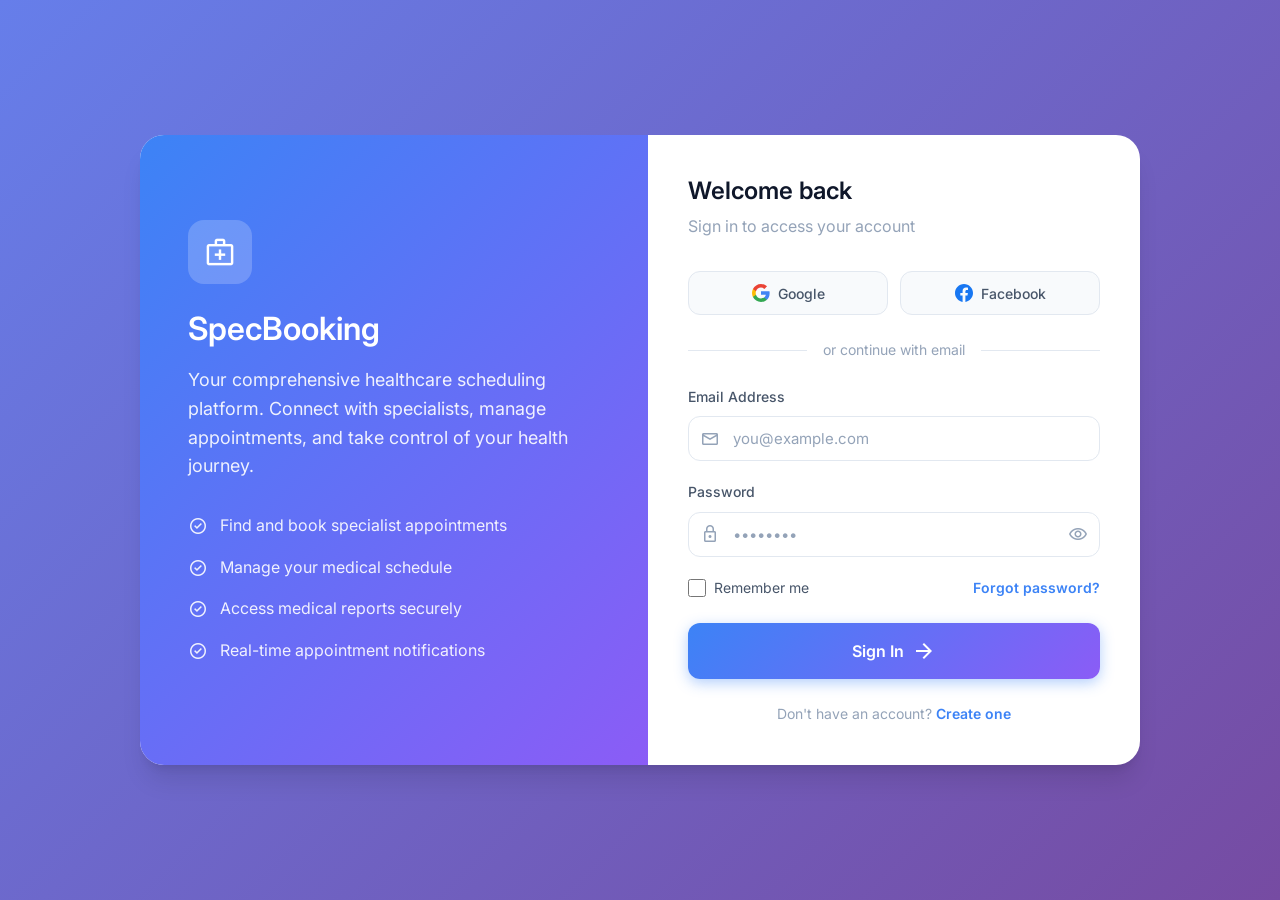
<file: target/classes/static/index.html>
<!DOCTYPE html>
<html lang="en">
<head>
    <meta charset="UTF-8">
    <meta name="viewport" content="width=device-width, initial-scale=1.0">
    <title>SpecBooking - Healthcare Scheduling Portal</title>
    
    <!-- Google Fonts -->
    <link rel="preconnect" href="https://fonts.googleapis.com">
    <link rel="preconnect" href="https://fonts.gstatic.com" crossorigin>
    <link href="https://fonts.googleapis.com/css2?family=Inter:wght@400;500;600;700&display=swap" rel="stylesheet">
    
    <!-- Material Symbols -->
    <link href="https://fonts.googleapis.com/css2?family=Material+Symbols+Outlined:wght@300;400;500;600&display=swap" rel="stylesheet">
    
    <!-- Custom Styles -->
    <link rel="stylesheet" href="css/styles.css">
</head>
<body>
    <!-- Notification Container -->
    <div id="notification-container" class="notification-container"></div>
    
    <!-- Loading Overlay -->
    <div id="loading-overlay" class="loading-overlay">
        <div class="loading-spinner"></div>
    </div>
    
    <!-- Auth Wrapper -->
    <div class="auth-wrapper">
        <div class="auth-container animate-fadeIn">
            
            <!-- Brand Side -->
            <div class="auth-brand">
                <div class="logo">
                    <span class="material-symbols-outlined">medical_services</span>
                </div>
                <h1>SpecBooking</h1>
                <p>Your comprehensive healthcare scheduling platform. Connect with specialists, manage appointments, and take control of your health journey.</p>
                
                <div class="features">
                    <div class="feature-item">
                        <span class="material-symbols-outlined">check_circle</span>
                        <span>Find and book specialist appointments</span>
                    </div>
                    <div class="feature-item">
                        <span class="material-symbols-outlined">check_circle</span>
                        <span>Manage your medical schedule</span>
                    </div>
                    <div class="feature-item">
                        <span class="material-symbols-outlined">check_circle</span>
                        <span>Access medical reports securely</span>
                    </div>
                    <div class="feature-item">
                        <span class="material-symbols-outlined">check_circle</span>
                        <span>Real-time appointment notifications</span>
                    </div>
                </div>
            </div>
            
            <!-- Form Side -->
            <div class="auth-form-container">
                
                <!-- Login Form -->
                <div id="login-section">
                    <h2>Welcome back</h2>
                    <p class="subtitle">Sign in to access your account</p>
                    
                    <div class="social-login">
                        <button class="social-btn">
                            <svg width="18" height="18" viewBox="0 0 18 18"><path fill="#4285F4" d="M17.64 9.2c0-.637-.057-1.251-.164-1.84H9v3.481h4.844c-.209 1.125-.843 2.078-1.796 2.717v2.258h2.908c1.702-1.567 2.684-3.874 2.684-6.615z"/><path fill="#34A853" d="M9 18c2.43 0 4.467-.806 5.956-2.18l-2.908-2.259c-.806.54-1.837.86-3.048.86-2.344 0-4.328-1.584-5.036-3.711H.957v2.332C2.438 15.983 5.482 18 9 18z"/><path fill="#FBBC05" d="M3.964 10.71c-.18-.54-.282-1.117-.282-1.71s.102-1.17.282-1.71V4.958H.957C.347 6.173 0 7.548 0 9s.348 2.827.957 4.042l3.007-2.332z"/><path fill="#EA4335" d="M9 3.58c1.321 0 2.508.454 3.44 1.345l2.582-2.58C13.463.891 11.426 0 9 0 5.482 0 2.438 2.017.957 4.958L3.964 7.29C4.672 5.163 6.656 3.58 9 3.58z"/></svg>
                            <span>Google</span>
                        </button>
                        <button class="social-btn">
                            <svg width="18" height="18" viewBox="0 0 18 18"><path fill="#1877F2" d="M18 9c0-4.97-4.03-9-9-9S0 4.03 0 9c0 4.49 3.29 8.21 7.59 8.88v-6.28H5.31V9h2.28V7.02c0-2.25 1.34-3.49 3.39-3.49.98 0 2.01.17 2.01.17v2.21h-1.13c-1.11 0-1.46.69-1.46 1.4V9h2.49l-.4 2.6h-2.09v6.28C14.71 17.21 18 13.49 18 9z"/></svg>
                            <span>Facebook</span>
                        </button>
                    </div>
                    
                    <div class="divider">or continue with email</div>
                    
                    <form id="login-form">
                        <div class="form-group">
                            <label class="form-label">Email Address</label>
                            <div class="input-group">
                                <span class="material-symbols-outlined input-icon">mail</span>
                                <input type="email" class="form-input" id="login-email" placeholder="you@example.com" required>
                            </div>
                        </div>
                        
                        <div class="form-group">
                            <label class="form-label">Password</label>
                            <div class="input-group">
                                <span class="material-symbols-outlined input-icon">lock</span>
                                <input type="password" class="form-input has-right-icon" id="login-password" placeholder="••••••••" required>
                                <span class="material-symbols-outlined input-icon-right" id="toggle-login-password">visibility</span>
                            </div>
                        </div>
                        
                        <div class="flex justify-between items-center mb-6">
                            <label class="checkbox-wrapper">
                                <input type="checkbox" class="checkbox-input" id="remember-me">
                                <span class="checkbox-label">Remember me</span>
                            </label>
                            <a href="#" class="text-primary text-sm font-semibold">Forgot password?</a>
                        </div>
                        
                        <button type="submit" class="btn btn-primary btn-lg w-full">
                            Sign In
                            <span class="material-symbols-outlined">arrow_forward</span>
                        </button>
                    </form>
                    
                    <p class="auth-footer">
                        Don't have an account? <a href="#" id="show-signup">Create one</a>
                    </p>
                </div>
                
                <!-- Signup Form -->
                <div id="signup-section" class="hidden">
                    <h2>Create Account</h2>
                    <p class="subtitle">Join SpecBooking to manage your healthcare</p>
                    
                    <!-- Role Toggle -->
                    <div class="role-toggle mb-6">
                        <button type="button" class="toggle-option active" data-role="PATIENT">
                            <span class="material-symbols-outlined">person</span>
                            Patient
                        </button>
                        <button type="button" class="toggle-option" data-role="DOCTOR">
                            <span class="material-symbols-outlined">stethoscope</span>
                            Doctor
                        </button>
                    </div>
                    
                    <form id="signup-form">
                        <div class="grid grid-cols-2 gap-4">
                            <div class="form-group">
                                <label class="form-label">Full Name</label>
                                <input type="text" class="form-input" id="signup-name" placeholder="John Doe" required>
                            </div>
                            <div class="form-group">
                                <label class="form-label">Phone Number</label>
                                <input type="tel" class="form-input" id="signup-phone" placeholder="+250 7XX XXX XXX" required>
                            </div>
                        </div>
                        
                        <div class="form-group">
                            <label class="form-label">Email Address</label>
                            <input type="email" class="form-input" id="signup-email" placeholder="you@example.com" required>
                        </div>
                        
                        <div class="form-group">
                            <label class="form-label">Password</label>
                            <div class="input-group">
                                <span class="material-symbols-outlined input-icon">lock</span>
                                <input type="password" class="form-input has-right-icon" id="signup-password" placeholder="Create a strong password" required>
                                <span class="material-symbols-outlined input-icon-right" id="toggle-signup-password">visibility</span>
                            </div>
                        </div>
                        
                        <!-- Patient Fields -->
                        <div id="patient-fields">
                            <div class="grid grid-cols-2 gap-4">
                                <div class="form-group">
                                    <label class="form-label">Province</label>
                                    <select class="form-select" id="signup-province">
                                        <option value="">Loading provinces...</option>
                                    </select>
                                </div>
                                <div class="form-group">
                                    <label class="form-label">District</label>
                                    <select class="form-select" id="signup-district">
                                        <option value="">Select Province first</option>
                                    </select>
                                </div>
                            </div>
                        </div>
                        
                        <!-- Doctor Fields -->
                        <div id="doctor-fields" class="hidden">
                            <div class="form-group">
                                <label class="form-label">Specialization</label>
                                <select class="form-select" id="signup-specialization">
                                    <option value="">Select Specialization</option>
                                    <option value="General Practitioner">General Practitioner</option>
                                    <option value="Cardiologist">Cardiologist</option>
                                    <option value="Dermatologist">Dermatologist</option>
                                    <option value="Neurologist">Neurologist</option>
                                    <option value="Pediatrician">Pediatrician</option>
                                    <option value="Orthopedic">Orthopedic</option>
                                    <option value="Psychiatrist">Psychiatrist</option>
                                    <option value="Gynecologist">Gynecologist</option>
                                </select>
                            </div>
                        </div>
                        
                        <div class="form-group">
                            <label class="checkbox-wrapper">
                                <input type="checkbox" class="checkbox-input" id="agree-terms" required>
                                <span class="checkbox-label">I agree to the <a href="#" class="text-primary">Terms of Service</a> and <a href="#" class="text-primary">Privacy Policy</a></span>
                            </label>
                        </div>
                        
                        <button type="submit" class="btn btn-primary btn-lg w-full">
                            Create Account
                            <span class="material-symbols-outlined">person_add</span>
                        </button>
                    </form>
                    
                    <p class="auth-footer">
                        Already have an account? <a href="#" id="show-login">Sign in</a>
                    </p>
                </div>
                
            </div>
        </div>
    </div>
    
    <!-- API Script -->
    <script src="js/api.js"></script>
    
    <!-- Page Script -->
    <script>
        let selectedRole = 'PATIENT';
        let allLocations = [];
        
        // Load locations from database
        async function loadLocations() {
            try {
                allLocations = await api.getLocations();
                populateProvinces();
            } catch (error) {
                console.error('Error loading locations:', error);
                // Show empty state
                const provinceSelect = document.getElementById('signup-province');
                provinceSelect.innerHTML = '<option value="">No locations available</option>';
            }
        }
        
        // Populate provinces dropdown
        function populateProvinces() {
            const provinceSelect = document.getElementById('signup-province');
            const provinces = [...new Set(allLocations.map(loc => loc.province))].sort();
            
            provinceSelect.innerHTML = '<option value="">Select Province</option>';
            provinces.forEach(province => {
                const option = document.createElement('option');
                option.value = province;
                option.textContent = province;
                provinceSelect.appendChild(option);
            });
            
            if (provinces.length === 0) {
                provinceSelect.innerHTML = '<option value="">No provinces registered yet</option>';
            }
        }
        
        // Province change handler - populate districts
        document.getElementById('signup-province').addEventListener('change', function() {
            const districtSelect = document.getElementById('signup-district');
            const selectedProvince = this.value;
            
            const districts = [...new Set(
                allLocations
                    .filter(loc => loc.province === selectedProvince)
                    .map(loc => loc.district)
            )].sort();
            
            districtSelect.innerHTML = '<option value="">Select District</option>';
            districts.forEach(district => {
                const option = document.createElement('option');
                option.value = district;
                option.textContent = district;
                districtSelect.appendChild(option);
            });
            
            if (districts.length === 0 && selectedProvince) {
                districtSelect.innerHTML = '<option value="">No districts in this province</option>';
            }
        });
        
        // Toggle between login and signup
        document.getElementById('show-signup').addEventListener('click', function(e) {
            e.preventDefault();
            document.getElementById('login-section').classList.add('hidden');
            document.getElementById('signup-section').classList.remove('hidden');
        });
        
        document.getElementById('show-login').addEventListener('click', function(e) {
            e.preventDefault();
            document.getElementById('signup-section').classList.add('hidden');
            document.getElementById('login-section').classList.remove('hidden');
        });
        
        // Role toggle
        document.querySelectorAll('.role-toggle .toggle-option').forEach(btn => {
            btn.addEventListener('click', function() {
                document.querySelectorAll('.role-toggle .toggle-option').forEach(b => b.classList.remove('active'));
                this.classList.add('active');
                selectedRole = this.dataset.role;
                
                if (selectedRole === 'PATIENT') {
                    document.getElementById('patient-fields').classList.remove('hidden');
                    document.getElementById('doctor-fields').classList.add('hidden');
                } else {
                    document.getElementById('patient-fields').classList.add('hidden');
                    document.getElementById('doctor-fields').classList.remove('hidden');
                }
            });
        });
        
        // Password visibility toggle
        document.getElementById('toggle-login-password').addEventListener('click', function() {
            const input = document.getElementById('login-password');
            const isPassword = input.type === 'password';
            input.type = isPassword ? 'text' : 'password';
            this.textContent = isPassword ? 'visibility_off' : 'visibility';
        });
        
        document.getElementById('toggle-signup-password').addEventListener('click', function() {
            const input = document.getElementById('signup-password');
            const isPassword = input.type === 'password';
            input.type = isPassword ? 'text' : 'password';
            this.textContent = isPassword ? 'visibility_off' : 'visibility';
        });
        
        // Login form submit
        document.getElementById('login-form').addEventListener('submit', async function(e) {
            e.preventDefault();
            
            const email = document.getElementById('login-email').value;
            const password = document.getElementById('login-password').value;
            
            showLoading();
            
            try {
                const response = await api.login(email, password);
                hideLoading();
                
                if (response.token) {
                    showNotification('success', 'Welcome back!', 'Redirecting to your dashboard...');
                    
                    setTimeout(() => {
                        const role = response.role;
                        if (role === 'ADMIN') {
                            window.location.href = 'admin-dashboard.html';
                        } else if (role === 'DOCTOR') {
                            window.location.href = 'doctor-dashboard.html';
                        } else {
                            window.location.href = 'patient-dashboard.html';
                        }
                    }, 1000);
                } else {
                    showNotification('error', 'Login Failed', response.message || 'Invalid credentials');
                }
            } catch (error) {
                hideLoading();
                showNotification('error', 'Error', error.message || 'Login failed. Please try again.');
            }
        });
        
        // Signup form submit
        document.getElementById('signup-form').addEventListener('submit', async function(e) {
            e.preventDefault();
            
            const userData = {
                name: document.getElementById('signup-name').value,
                email: document.getElementById('signup-email').value,
                phone: document.getElementById('signup-phone').value,
                password: document.getElementById('signup-password').value,
                role: selectedRole
            };
            
            if (selectedRole === 'PATIENT') {
                userData.province = document.getElementById('signup-province').value;
                userData.district = document.getElementById('signup-district').value;
            } else {
                userData.specialty = document.getElementById('signup-specialization').value;
            }
            
            showLoading();
            
            try {
                const response = await api.register(userData);
                hideLoading();
                
                if (response.token || response.userId) {
                    showNotification('success', 'Account Created!', 'Please login with your credentials.');
                    
                    setTimeout(() => {
                        document.getElementById('show-login').click();
                    }, 1500);
                } else {
                    showNotification('error', 'Registration Failed', response.message || 'Could not create account');
                }
            } catch (error) {
                hideLoading();
                showNotification('error', 'Error', error.message || 'Registration failed. Please try again.');
            }
        });
        
        // Check if already logged in
        document.addEventListener('DOMContentLoaded', function() {
            // Load locations for registration
            loadLocations();
            
            const token = localStorage.getItem('token');
            const role = localStorage.getItem('userRole');
            
            if (token && role) {
                if (role === 'ADMIN') {
                    window.location.href = 'admin-dashboard.html';
                } else if (role === 'DOCTOR') {
                    window.location.href = 'doctor-dashboard.html';
                } else {
                    window.location.href = 'patient-dashboard.html';
                }
            }
        });
    </script>
</body>
</html>
</file>
<file: target/classes/static/css/styles.css>
/* ============================================
   SPECBOOKING WEB PORTAL - DESIGN SYSTEM
   Desktop-first Web Application Styles
   ============================================ */

/* === CSS CUSTOM PROPERTIES (Variables) === */
:root {
  /* Colors */
  --primary: #3c83f6;
  --primary-dark: #2563eb;
  --primary-light: #60a5fa;
  --accent: #8b5cf6;
  --accent-dark: #7c3aed;
  
  /* Background Colors */
  --bg-light: #f8fafc;
  --bg-white: #ffffff;
  --bg-dark: #0f172a;
  --bg-sidebar: #1e293b;
  
  /* Text Colors */
  --text-primary: #0f172a;
  --text-secondary: #475569;
  --text-muted: #94a3b8;
  --text-white: #ffffff;
  
  /* Status Colors */
  --success: #10b981;
  --success-light: #d1fae5;
  --warning: #f59e0b;
  --warning-light: #fef3c7;
  --error: #ef4444;
  --error-light: #fee2e2;
  --info: #3b82f6;
  --info-light: #dbeafe;
  
  /* Borders */
  --border-light: #e2e8f0;
  --border-dark: #334155;
  
  /* Shadows */
  --shadow-sm: 0 1px 2px 0 rgba(0, 0, 0, 0.05);
  --shadow-md: 0 4px 6px -1px rgba(0, 0, 0, 0.1), 0 2px 4px -2px rgba(0, 0, 0, 0.1);
  --shadow-lg: 0 10px 15px -3px rgba(0, 0, 0, 0.1), 0 4px 6px -4px rgba(0, 0, 0, 0.1);
  --shadow-xl: 0 20px 25px -5px rgba(0, 0, 0, 0.1), 0 8px 10px -6px rgba(0, 0, 0, 0.1);
  --shadow-primary: 0 4px 14px 0 rgba(60, 131, 246, 0.39);
  
  /* Border Radius */
  --radius-sm: 0.25rem;
  --radius-md: 0.5rem;
  --radius-lg: 0.75rem;
  --radius-xl: 1rem;
  --radius-2xl: 1.5rem;
  --radius-full: 9999px;
  
  /* Spacing */
  --space-1: 0.25rem;
  --space-2: 0.5rem;
  --space-3: 0.75rem;
  --space-4: 1rem;
  --space-5: 1.25rem;
  --space-6: 1.5rem;
  --space-8: 2rem;
  --space-10: 2.5rem;
  --space-12: 3rem;
  
  /* Sidebar */
  --sidebar-width: 260px;
  --sidebar-collapsed-width: 72px;
  --header-height: 64px;
  
  /* Transitions */
  --transition-fast: 150ms ease;
  --transition-normal: 250ms ease;
  --transition-slow: 350ms ease;
  
  /* Z-index layers */
  --z-sidebar: 100;
  --z-header: 150;
  --z-dropdown: 200;
  --z-modal-backdrop: 300;
  --z-modal: 400;
  --z-notification: 500;
}

/* === RESET & BASE STYLES === */
*, *::before, *::after {
  box-sizing: border-box;
  margin: 0;
  padding: 0;
}

html {
  scroll-behavior: smooth;
}

body {
  font-family: 'Inter', -apple-system, BlinkMacSystemFont, 'Segoe UI', Roboto, sans-serif;
  background-color: var(--bg-light);
  color: var(--text-primary);
  line-height: 1.6;
  min-height: 100vh;
  -webkit-font-smoothing: antialiased;
}

a {
  color: inherit;
  text-decoration: none;
}

button {
  font-family: inherit;
  cursor: pointer;
  border: none;
  background: none;
}

input, select, textarea {
  font-family: inherit;
  font-size: inherit;
}

/* === TYPOGRAPHY === */
h1, h2, h3, h4, h5, h6 {
  font-weight: 600;
  line-height: 1.3;
  color: var(--text-primary);
}

h1 { font-size: 1.875rem; }
h2 { font-size: 1.5rem; }
h3 { font-size: 1.25rem; }
h4 { font-size: 1.125rem; }

.text-xs { font-size: 0.75rem; }
.text-sm { font-size: 0.875rem; }
.text-base { font-size: 1rem; }
.text-lg { font-size: 1.125rem; }
.text-xl { font-size: 1.25rem; }
.text-2xl { font-size: 1.5rem; }

.font-medium { font-weight: 500; }
.font-semibold { font-weight: 600; }
.font-bold { font-weight: 700; }

.text-primary { color: var(--primary); }
.text-muted { color: var(--text-muted); }
.text-success { color: var(--success); }
.text-warning { color: var(--warning); }
.text-error { color: var(--error); }
.text-white { color: var(--text-white); }
.text-center { text-align: center; }

/* === LAYOUT UTILITIES === */
.flex { display: flex; }
.flex-col { flex-direction: column; }
.flex-wrap { flex-wrap: wrap; }
.items-center { align-items: center; }
.items-start { align-items: flex-start; }
.justify-center { justify-content: center; }
.justify-between { justify-content: space-between; }
.justify-end { justify-content: flex-end; }
.gap-1 { gap: var(--space-1); }
.gap-2 { gap: var(--space-2); }
.gap-3 { gap: var(--space-3); }
.gap-4 { gap: var(--space-4); }
.gap-6 { gap: var(--space-6); }
.flex-1 { flex: 1; }

.grid { display: grid; }
.grid-cols-2 { grid-template-columns: repeat(2, 1fr); }
.grid-cols-3 { grid-template-columns: repeat(3, 1fr); }
.grid-cols-4 { grid-template-columns: repeat(4, 1fr); }

.w-full { width: 100%; }
.h-full { height: 100%; }
.hidden { display: none !important; }

/* === SPACING === */
.p-2 { padding: var(--space-2); }
.p-3 { padding: var(--space-3); }
.p-4 { padding: var(--space-4); }
.p-6 { padding: var(--space-6); }
.p-8 { padding: var(--space-8); }

.px-4 { padding-left: var(--space-4); padding-right: var(--space-4); }
.px-6 { padding-left: var(--space-6); padding-right: var(--space-6); }
.py-2 { padding-top: var(--space-2); padding-bottom: var(--space-2); }
.py-3 { padding-top: var(--space-3); padding-bottom: var(--space-3); }
.py-4 { padding-top: var(--space-4); padding-bottom: var(--space-4); }

.mt-2 { margin-top: var(--space-2); }
.mt-4 { margin-top: var(--space-4); }
.mt-6 { margin-top: var(--space-6); }
.mb-2 { margin-bottom: var(--space-2); }
.mb-4 { margin-bottom: var(--space-4); }
.mb-6 { margin-bottom: var(--space-6); }

/* ============================================
   WEB PORTAL LAYOUT
   ============================================ */

/* === PORTAL WRAPPER === */
.portal-wrapper {
  display: flex;
  min-height: 100vh;
}

/* === SIDEBAR === */
.sidebar {
  position: fixed;
  left: 0;
  top: 0;
  width: var(--sidebar-width);
  height: 100vh;
  background: var(--bg-sidebar);
  color: var(--text-white);
  display: flex;
  flex-direction: column;
  z-index: var(--z-sidebar);
  transition: width var(--transition-normal);
  overflow: hidden;
}

.sidebar-header {
  padding: var(--space-6);
  border-bottom: 1px solid var(--border-dark);
}

.sidebar-logo {
  display: flex;
  align-items: center;
  gap: var(--space-3);
}

.sidebar-logo .logo-icon {
  width: 40px;
  height: 40px;
  background: linear-gradient(135deg, var(--primary) 0%, var(--accent) 100%);
  border-radius: var(--radius-lg);
  display: flex;
  align-items: center;
  justify-content: center;
}

.sidebar-logo .logo-icon .material-symbols-outlined {
  font-size: 1.5rem;
  color: white;
}

.sidebar-logo h1 {
  font-size: 1.25rem;
  font-weight: 700;
  color: white;
}

.sidebar-logo .subtitle {
  font-size: 0.75rem;
  color: var(--text-muted);
}

.sidebar-nav {
  flex: 1;
  padding: var(--space-4) 0;
  overflow-y: auto;
}

.nav-section {
  margin-bottom: var(--space-6);
}

.nav-section-title {
  padding: 0 var(--space-6);
  margin-bottom: var(--space-2);
  font-size: 0.6875rem;
  font-weight: 600;
  text-transform: uppercase;
  letter-spacing: 0.05em;
  color: var(--text-muted);
}

.nav-item {
  display: flex;
  align-items: center;
  gap: var(--space-3);
  padding: var(--space-3) var(--space-6);
  color: rgba(255, 255, 255, 0.7);
  font-size: 0.875rem;
  font-weight: 500;
  transition: all var(--transition-fast);
  cursor: pointer;
  border-left: 3px solid transparent;
}

.nav-item:hover {
  background: rgba(255, 255, 255, 0.05);
  color: white;
}

.nav-item.active {
  background: rgba(60, 131, 246, 0.15);
  color: var(--primary-light);
  border-left-color: var(--primary);
}

.nav-item .material-symbols-outlined {
  font-size: 1.25rem;
}

.nav-item .badge {
  margin-left: auto;
  background: var(--error);
  color: white;
  padding: 2px 8px;
  border-radius: var(--radius-full);
  font-size: 0.6875rem;
  font-weight: 600;
}

.sidebar-footer {
  padding: var(--space-4) var(--space-6);
  border-top: 1px solid var(--border-dark);
}

.sidebar-user {
  display: flex;
  align-items: center;
  gap: var(--space-3);
  padding: var(--space-3);
  border-radius: var(--radius-lg);
  transition: background var(--transition-fast);
  cursor: pointer;
}

.sidebar-user:hover {
  background: rgba(255, 255, 255, 0.05);
}

.sidebar-user .avatar {
  width: 40px;
  height: 40px;
  border-radius: var(--radius-full);
  background: linear-gradient(135deg, var(--primary) 0%, var(--accent) 100%);
  display: flex;
  align-items: center;
  justify-content: center;
  font-weight: 600;
  font-size: 0.875rem;
}

.sidebar-user .user-info {
  flex: 1;
  min-width: 0;
}

.sidebar-user .user-name {
  font-size: 0.875rem;
  font-weight: 600;
  color: white;
  white-space: nowrap;
  overflow: hidden;
  text-overflow: ellipsis;
}

.sidebar-user .user-role {
  font-size: 0.75rem;
  color: var(--text-muted);
}

/* === MAIN CONTENT AREA === */
.main-wrapper {
  flex: 1;
  margin-left: var(--sidebar-width);
  display: flex;
  flex-direction: column;
  min-height: 100vh;
}

/* === TOP HEADER === */
.top-header {
  position: sticky;
  top: 0;
  height: var(--header-height);
  background: var(--bg-white);
  border-bottom: 1px solid var(--border-light);
  display: flex;
  align-items: center;
  justify-content: space-between;
  padding: 0 var(--space-8);
  z-index: var(--z-header);
}

.header-left {
  display: flex;
  align-items: center;
  gap: var(--space-4);
}

.header-title {
  font-size: 1.125rem;
  font-weight: 600;
}

.header-breadcrumb {
  display: flex;
  align-items: center;
  gap: var(--space-2);
  font-size: 0.875rem;
  color: var(--text-muted);
}

.header-breadcrumb a {
  color: var(--text-muted);
  transition: color var(--transition-fast);
}

.header-breadcrumb a:hover {
  color: var(--primary);
}

.header-breadcrumb .separator {
  color: var(--border-light);
}

.header-right {
  display: flex;
  align-items: center;
  gap: var(--space-4);
}

.search-box {
  position: relative;
  width: 280px;
}

.search-box .search-icon {
  position: absolute;
  left: var(--space-3);
  top: 50%;
  transform: translateY(-50%);
  color: var(--text-muted);
  font-size: 1.25rem;
}

.search-box .search-input {
  width: 100%;
  padding: var(--space-2) var(--space-4);
  padding-left: 2.5rem;
  background: var(--bg-light);
  border: 1px solid transparent;
  border-radius: var(--radius-lg);
  font-size: 0.875rem;
  transition: all var(--transition-fast);
}

.search-box .search-input:focus {
  background: var(--bg-white);
  border-color: var(--primary);
  outline: none;
  box-shadow: 0 0 0 3px rgba(60, 131, 246, 0.1);
}

.header-btn {
  position: relative;
  width: 40px;
  height: 40px;
  display: flex;
  align-items: center;
  justify-content: center;
  border-radius: var(--radius-lg);
  color: var(--text-secondary);
  transition: all var(--transition-fast);
}

.header-btn:hover {
  background: var(--bg-light);
  color: var(--text-primary);
}

.header-btn .badge-dot {
  position: absolute;
  top: 8px;
  right: 8px;
  width: 8px;
  height: 8px;
  background: var(--error);
  border-radius: var(--radius-full);
  border: 2px solid var(--bg-white);
}

.header-avatar {
  width: 36px;
  height: 36px;
  border-radius: var(--radius-full);
  background: linear-gradient(135deg, var(--primary) 0%, var(--accent) 100%);
  display: flex;
  align-items: center;
  justify-content: center;
  color: white;
  font-weight: 600;
  font-size: 0.875rem;
  cursor: pointer;
  transition: transform var(--transition-fast);
}

.header-avatar:hover {
  transform: scale(1.05);
}

/* === MAIN CONTENT === */
.main-content {
  flex: 1;
  padding: var(--space-8);
  overflow-y: auto;
}

/* === PAGE HEADER === */
.page-header {
  margin-bottom: var(--space-8);
}

.page-header h1 {
  margin-bottom: var(--space-2);
}

.page-header p {
  color: var(--text-muted);
  font-size: 0.9375rem;
}

.page-header-actions {
  display: flex;
  gap: var(--space-3);
  margin-top: var(--space-4);
}

/* ============================================
   CARDS & COMPONENTS
   ============================================ */

/* === CARDS === */
.card {
  background: var(--bg-white);
  border-radius: var(--radius-xl);
  border: 1px solid var(--border-light);
  box-shadow: var(--shadow-sm);
  overflow: hidden;
  transition: all var(--transition-normal);
}

.card:hover {
  box-shadow: var(--shadow-md);
}

.card-header {
  padding: var(--space-5) var(--space-6);
  border-bottom: 1px solid var(--border-light);
  display: flex;
  align-items: center;
  justify-content: space-between;
}

.card-header h3 {
  font-size: 1rem;
  font-weight: 600;
}

.card-body {
  padding: var(--space-6);
}

.card-footer {
  padding: var(--space-4) var(--space-6);
  border-top: 1px solid var(--border-light);
  background: var(--bg-light);
}

/* === STAT CARDS === */
.stats-grid {
  display: grid;
  grid-template-columns: repeat(auto-fit, minmax(240px, 1fr));
  gap: var(--space-6);
  margin-bottom: var(--space-8);
}

.stat-card {
  background: var(--bg-white);
  border-radius: var(--radius-xl);
  padding: var(--space-6);
  border: 1px solid var(--border-light);
  transition: all var(--transition-normal);
}

.stat-card:hover {
  box-shadow: var(--shadow-md);
  transform: translateY(-2px);
}

.stat-card .stat-header {
  display: flex;
  align-items: center;
  justify-content: space-between;
  margin-bottom: var(--space-4);
}

.stat-card .stat-icon {
  width: 48px;
  height: 48px;
  border-radius: var(--radius-lg);
  display: flex;
  align-items: center;
  justify-content: center;
}

.stat-card .stat-icon .material-symbols-outlined {
  font-size: 1.5rem;
}

.stat-card .stat-value {
  font-size: 2rem;
  font-weight: 700;
  color: var(--text-primary);
  line-height: 1;
  margin-bottom: var(--space-1);
}

.stat-card .stat-label {
  font-size: 0.875rem;
  color: var(--text-muted);
}

.stat-card .stat-change {
  display: flex;
  align-items: center;
  gap: var(--space-1);
  font-size: 0.75rem;
  font-weight: 600;
}

.stat-card .stat-change.positive {
  color: var(--success);
}

.stat-card .stat-change.negative {
  color: var(--error);
}

/* === BUTTONS === */
.btn {
  display: inline-flex;
  align-items: center;
  justify-content: center;
  gap: var(--space-2);
  padding: var(--space-3) var(--space-5);
  font-weight: 500;
  font-size: 0.875rem;
  border-radius: var(--radius-lg);
  transition: all var(--transition-fast);
  cursor: pointer;
  border: none;
  outline: none;
  white-space: nowrap;
}

.btn:active {
  transform: scale(0.98);
}

.btn-primary {
  background: linear-gradient(135deg, var(--primary) 0%, var(--accent) 100%);
  color: var(--text-white);
  box-shadow: var(--shadow-primary);
}

.btn-primary:hover {
  box-shadow: 0 6px 20px 0 rgba(60, 131, 246, 0.5);
  transform: translateY(-1px);
}

.btn-secondary {
  background: var(--bg-white);
  color: var(--text-primary);
  border: 1px solid var(--border-light);
}

.btn-secondary:hover {
  background: var(--bg-light);
  border-color: var(--primary);
}

.btn-ghost {
  background: transparent;
  color: var(--text-secondary);
}

.btn-ghost:hover {
  background: var(--bg-light);
  color: var(--text-primary);
}

.btn-success {
  background: var(--success);
  color: var(--text-white);
}

.btn-error {
  background: var(--error);
  color: var(--text-white);
}

.btn-icon {
  width: 36px;
  height: 36px;
  padding: 0;
}

.btn-lg {
  padding: var(--space-4) var(--space-6);
  font-size: 1rem;
  font-weight: 600;
}

.btn-sm {
  padding: var(--space-2) var(--space-3);
  font-size: 0.75rem;
}

/* === FORM ELEMENTS === */
.form-group {
  margin-bottom: var(--space-5);
}

.form-label {
  display: block;
  font-size: 0.875rem;
  font-weight: 500;
  color: var(--text-secondary);
  margin-bottom: var(--space-2);
}

.form-input {
  width: 100%;
  padding: var(--space-3) var(--space-4);
  font-size: 0.9375rem;
  color: var(--text-primary);
  background: var(--bg-white);
  border: 1px solid var(--border-light);
  border-radius: var(--radius-lg);
  transition: all var(--transition-fast);
  outline: none;
}

.form-input:focus {
  border-color: var(--primary);
  box-shadow: 0 0 0 3px rgba(60, 131, 246, 0.1);
}

.form-input::placeholder {
  color: var(--text-muted);
}

.input-group {
  position: relative;
}

.input-group .input-icon {
  position: absolute;
  left: var(--space-3);
  top: 50%;
  transform: translateY(-50%);
  color: var(--text-muted);
  font-size: 1.25rem;
  pointer-events: none;
}

.input-group .input-icon-right {
  position: absolute;
  right: var(--space-3);
  top: 50%;
  transform: translateY(-50%);
  color: var(--text-muted);
  font-size: 1.25rem;
  cursor: pointer;
  transition: color var(--transition-fast);
}

.input-group .input-icon-right:hover {
  color: var(--primary);
}

.input-group .form-input {
  padding-left: 2.75rem;
}

.input-group .form-input.has-right-icon {
  padding-right: 2.75rem;
}

.form-select {
  width: 100%;
  padding: var(--space-3) var(--space-4);
  padding-right: 2.5rem;
  font-size: 0.9375rem;
  color: var(--text-primary);
  background: var(--bg-white);
  border: 1px solid var(--border-light);
  border-radius: var(--radius-lg);
  appearance: none;
  cursor: pointer;
  transition: all var(--transition-fast);
  outline: none;
  background-image: url("data:image/svg+xml,%3Csvg xmlns='http://www.w3.org/2000/svg' width='24' height='24' viewBox='0 0 24 24' fill='none' stroke='%2394a3b8' stroke-width='2' stroke-linecap='round' stroke-linejoin='round'%3E%3Cpolyline points='6 9 12 15 18 9'%3E%3C/polyline%3E%3C/svg%3E");
  background-repeat: no-repeat;
  background-position: right 0.75rem center;
  background-size: 1.25rem;
}

.form-select:focus {
  border-color: var(--primary);
  box-shadow: 0 0 0 3px rgba(60, 131, 246, 0.1);
}

/* Checkbox */
.checkbox-wrapper {
  display: flex;
  align-items: center;
  gap: var(--space-2);
  cursor: pointer;
}

.checkbox-input {
  width: 18px;
  height: 18px;
  accent-color: var(--primary);
  cursor: pointer;
}

.checkbox-label {
  font-size: 0.875rem;
  color: var(--text-secondary);
  user-select: none;
}

/* Role Toggle */
.role-toggle {
  display: flex;
  background: var(--bg-light);
  border-radius: var(--radius-lg);
  padding: var(--space-1);
}

.role-toggle .toggle-option {
  flex: 1;
  padding: var(--space-3) var(--space-4);
  font-size: 0.875rem;
  font-weight: 500;
  color: var(--text-muted);
  background: transparent;
  border-radius: var(--radius-md);
  transition: all var(--transition-fast);
  text-align: center;
  cursor: pointer;
}

.role-toggle .toggle-option.active {
  background: var(--bg-white);
  color: var(--primary);
  box-shadow: var(--shadow-sm);
}

/* === BADGES === */
.badge {
  display: inline-flex;
  align-items: center;
  gap: var(--space-1);
  padding: var(--space-1) var(--space-3);
  font-size: 0.75rem;
  font-weight: 500;
  border-radius: var(--radius-full);
}

.badge-success {
  background: var(--success-light);
  color: var(--success);
}

.badge-warning {
  background: var(--warning-light);
  color: var(--warning);
}

.badge-error {
  background: var(--error-light);
  color: var(--error);
}

.badge-info {
  background: var(--info-light);
  color: var(--info);
}

.badge-primary {
  background: rgba(60, 131, 246, 0.1);
  color: var(--primary);
}

/* === TABLES === */
.table-wrapper {
  overflow-x: auto;
}

.table {
  width: 100%;
  border-collapse: collapse;
}

.table th,
.table td {
  padding: var(--space-4);
  text-align: left;
  border-bottom: 1px solid var(--border-light);
}

.table th {
  font-size: 0.75rem;
  font-weight: 600;
  text-transform: uppercase;
  letter-spacing: 0.05em;
  color: var(--text-muted);
  background: var(--bg-light);
}

.table tbody tr {
  transition: background var(--transition-fast);
}

.table tbody tr:hover {
  background: var(--bg-light);
}

.table td {
  font-size: 0.875rem;
}

/* === AVATAR === */
.avatar {
  width: 40px;
  height: 40px;
  border-radius: var(--radius-full);
  background: linear-gradient(135deg, var(--primary) 0%, var(--accent) 100%);
  display: flex;
  align-items: center;
  justify-content: center;
  color: white;
  font-weight: 600;
  font-size: 0.875rem;
  flex-shrink: 0;
}

.avatar-sm {
  width: 32px;
  height: 32px;
  font-size: 0.75rem;
}

.avatar-lg {
  width: 56px;
  height: 56px;
  font-size: 1.25rem;
}

.avatar-xl {
  width: 80px;
  height: 80px;
  font-size: 1.5rem;
}

/* === ALERTS === */
.alert {
  display: flex;
  align-items: flex-start;
  gap: var(--space-3);
  padding: var(--space-4);
  border-radius: var(--radius-lg);
  margin-bottom: var(--space-4);
}

.alert-icon {
  flex-shrink: 0;
}

.alert-success {
  background: var(--success-light);
  color: var(--success);
}

.alert-warning {
  background: var(--warning-light);
  color: var(--warning);
}

.alert-error {
  background: var(--error-light);
  color: var(--error);
}

.alert-info {
  background: var(--info-light);
  color: var(--info);
}

.alert-title {
  font-weight: 600;
  margin-bottom: var(--space-1);
}

.alert-message {
  font-size: 0.875rem;
  opacity: 0.9;
}

/* === QUICK ACTIONS GRID === */
.quick-actions-grid {
  display: grid;
  grid-template-columns: repeat(auto-fit, minmax(200px, 1fr));
  gap: var(--space-4);
}

.quick-action-card {
  display: flex;
  align-items: center;
  gap: var(--space-4);
  padding: var(--space-5);
  background: var(--bg-white);
  border: 1px solid var(--border-light);
  border-radius: var(--radius-xl);
  cursor: pointer;
  transition: all var(--transition-normal);
}

.quick-action-card:hover {
  border-color: var(--primary);
  box-shadow: var(--shadow-md);
  transform: translateY(-2px);
}

.quick-action-card .icon-wrapper {
  width: 48px;
  height: 48px;
  border-radius: var(--radius-lg);
  display: flex;
  align-items: center;
  justify-content: center;
  flex-shrink: 0;
}

.quick-action-card .icon-wrapper.blue {
  background: rgba(59, 130, 246, 0.1);
  color: var(--info);
}

.quick-action-card .icon-wrapper.purple {
  background: rgba(139, 92, 246, 0.1);
  color: var(--accent);
}

.quick-action-card .icon-wrapper.green {
  background: rgba(16, 185, 129, 0.1);
  color: var(--success);
}

.quick-action-card .icon-wrapper.orange {
  background: rgba(249, 115, 22, 0.1);
  color: #f97316;
}

.quick-action-card .icon-wrapper.indigo {
  background: rgba(99, 102, 241, 0.1);
  color: #6366f1;
}

.quick-action-card .icon-wrapper.amber {
  background: rgba(245, 158, 11, 0.1);
  color: var(--warning);
}

.quick-action-card h4 {
  font-size: 0.9375rem;
  font-weight: 600;
  margin-bottom: var(--space-1);
}

.quick-action-card p {
  font-size: 0.8125rem;
  color: var(--text-muted);
}

/* === DOCTOR/APPOINTMENT CARDS === */
.appointment-card {
  display: flex;
  align-items: center;
  gap: var(--space-4);
  padding: var(--space-4);
  background: var(--bg-white);
  border: 1px solid var(--border-light);
  border-radius: var(--radius-lg);
  transition: all var(--transition-fast);
  margin-bottom: var(--space-3);
}

.appointment-card:hover {
  border-color: var(--primary);
  box-shadow: var(--shadow-sm);
}

.appointment-card .doctor-avatar {
  width: 48px;
  height: 48px;
  border-radius: var(--radius-full);
  background: linear-gradient(135deg, var(--primary) 0%, var(--accent) 100%);
  display: flex;
  align-items: center;
  justify-content: center;
  color: white;
  font-weight: 600;
  flex-shrink: 0;
}

.appointment-card .info {
  flex: 1;
  min-width: 0;
}

.appointment-card .doctor-name {
  font-weight: 600;
  margin-bottom: var(--space-1);
}

.appointment-card .specialty {
  font-size: 0.8125rem;
  color: var(--text-muted);
}

.appointment-card .time-badge {
  display: flex;
  align-items: center;
  gap: var(--space-2);
  padding: var(--space-2) var(--space-3);
  background: var(--bg-light);
  border-radius: var(--radius-md);
  font-size: 0.8125rem;
  color: var(--text-secondary);
}

/* === REQUEST CARDS === */
.request-card {
  background: var(--bg-white);
  border: 1px solid var(--border-light);
  border-radius: var(--radius-lg);
  padding: var(--space-5);
  margin-bottom: var(--space-4);
  transition: all var(--transition-fast);
}

.request-card:hover {
  border-color: var(--primary);
  box-shadow: var(--shadow-sm);
}

.request-card .patient-info {
  display: flex;
  align-items: center;
  gap: var(--space-3);
  margin-bottom: var(--space-4);
}

.request-card .patient-avatar {
  width: 44px;
  height: 44px;
  border-radius: var(--radius-full);
  background: rgba(59, 130, 246, 0.1);
  color: var(--primary);
  display: flex;
  align-items: center;
  justify-content: center;
  font-weight: 600;
}

.request-card .request-details {
  display: flex;
  flex-wrap: wrap;
  gap: var(--space-4);
  margin-bottom: var(--space-4);
  font-size: 0.875rem;
  color: var(--text-secondary);
}

.request-card .request-details .detail-item {
  display: flex;
  align-items: center;
  gap: var(--space-2);
}

.request-card .request-actions {
  display: flex;
  gap: var(--space-3);
}

/* === TIMELINE === */
.timeline {
  position: relative;
  padding-left: var(--space-8);
}

.timeline::before {
  content: '';
  position: absolute;
  left: 7px;
  top: 0;
  bottom: 0;
  width: 2px;
  background: var(--border-light);
}

.timeline-item {
  position: relative;
  padding-bottom: var(--space-6);
}

.timeline-item:last-child {
  padding-bottom: 0;
}

.timeline-item::before {
  content: '';
  position: absolute;
  left: calc(-1 * var(--space-8) + 3px);
  top: 4px;
  width: 10px;
  height: 10px;
  background: var(--primary);
  border-radius: var(--radius-full);
  border: 2px solid var(--bg-white);
  box-shadow: 0 0 0 2px var(--primary);
}

.timeline-item.completed::before {
  background: var(--success);
  box-shadow: 0 0 0 2px var(--success);
}

.timeline-item.cancelled::before {
  background: var(--error);
  box-shadow: 0 0 0 2px var(--error);
}

.timeline-time {
  font-size: 0.75rem;
  font-weight: 600;
  color: var(--text-muted);
  margin-bottom: var(--space-1);
}

.timeline-content {
  background: var(--bg-white);
  border: 1px solid var(--border-light);
  border-radius: var(--radius-lg);
  padding: var(--space-4);
}

.timeline-title {
  font-weight: 600;
  margin-bottom: var(--space-1);
}

.timeline-desc {
  font-size: 0.875rem;
  color: var(--text-muted);
}

/* ============================================
   MODALS
   ============================================ */

.modal-backdrop {
  position: fixed;
  inset: 0;
  background: rgba(0, 0, 0, 0.5);
  backdrop-filter: blur(4px);
  z-index: var(--z-modal-backdrop);
  opacity: 0;
  visibility: hidden;
  transition: all var(--transition-normal);
}

.modal-backdrop.active {
  opacity: 1;
  visibility: visible;
}

.modal {
  position: fixed;
  top: 50%;
  left: 50%;
  transform: translate(-50%, -50%) scale(0.95);
  width: 90%;
  max-width: 500px;
  max-height: 90vh;
  background: var(--bg-white);
  border-radius: var(--radius-xl);
  box-shadow: var(--shadow-xl);
  z-index: var(--z-modal);
  opacity: 0;
  visibility: hidden;
  transition: all var(--transition-normal);
  display: flex;
  flex-direction: column;
}

.modal.active {
  opacity: 1;
  visibility: visible;
  transform: translate(-50%, -50%) scale(1);
}

.modal-lg {
  max-width: 700px;
}

.modal-header {
  padding: var(--space-5) var(--space-6);
  border-bottom: 1px solid var(--border-light);
  display: flex;
  align-items: center;
  justify-content: space-between;
}

.modal-title {
  font-size: 1.125rem;
  font-weight: 600;
}

.modal-close {
  width: 32px;
  height: 32px;
  display: flex;
  align-items: center;
  justify-content: center;
  border-radius: var(--radius-md);
  color: var(--text-muted);
  transition: all var(--transition-fast);
}

.modal-close:hover {
  background: var(--bg-light);
  color: var(--text-primary);
}

.modal-body {
  padding: var(--space-6);
  overflow-y: auto;
  flex: 1;
}

.modal-footer {
  padding: var(--space-4) var(--space-6);
  border-top: 1px solid var(--border-light);
  display: flex;
  justify-content: flex-end;
  gap: var(--space-3);
}

/* ============================================
   NOTIFICATIONS
   ============================================ */

.notification-container {
  position: fixed;
  top: var(--space-6);
  right: var(--space-6);
  z-index: var(--z-notification);
  display: flex;
  flex-direction: column;
  gap: var(--space-3);
  max-width: 400px;
}

.notification {
  display: flex;
  align-items: flex-start;
  gap: var(--space-3);
  padding: var(--space-4);
  background: var(--bg-white);
  border-radius: var(--radius-lg);
  box-shadow: var(--shadow-lg);
  border-left: 4px solid;
  animation: slideInRight 0.3s ease;
}

.notification.success {
  border-left-color: var(--success);
}

.notification.error {
  border-left-color: var(--error);
}

.notification.warning {
  border-left-color: var(--warning);
}

.notification.info {
  border-left-color: var(--info);
}

.notification-icon {
  flex-shrink: 0;
  width: 24px;
  height: 24px;
  display: flex;
  align-items: center;
  justify-content: center;
}

.notification.success .notification-icon { color: var(--success); }
.notification.error .notification-icon { color: var(--error); }
.notification.warning .notification-icon { color: var(--warning); }
.notification.info .notification-icon { color: var(--info); }

.notification-content {
  flex: 1;
  min-width: 0;
}

.notification-title {
  font-weight: 600;
  font-size: 0.9375rem;
  margin-bottom: var(--space-1);
}

.notification-message {
  font-size: 0.875rem;
  color: var(--text-muted);
}

.notification-close {
  flex-shrink: 0;
  width: 24px;
  height: 24px;
  display: flex;
  align-items: center;
  justify-content: center;
  color: var(--text-muted);
  border-radius: var(--radius-sm);
  transition: all var(--transition-fast);
}

.notification-close:hover {
  background: var(--bg-light);
  color: var(--text-primary);
}

/* ============================================
   LOADING
   ============================================ */

.loading-overlay {
  position: fixed;
  inset: 0;
  background: rgba(255, 255, 255, 0.9);
  display: flex;
  align-items: center;
  justify-content: center;
  z-index: var(--z-notification);
  opacity: 0;
  visibility: hidden;
  transition: all var(--transition-fast);
}

.loading-overlay.active {
  opacity: 1;
  visibility: visible;
}

.loading-spinner {
  width: 48px;
  height: 48px;
  border: 4px solid var(--border-light);
  border-top-color: var(--primary);
  border-radius: var(--radius-full);
  animation: spin 1s linear infinite;
}

/* ============================================
   AUTH PAGES (Login/Signup)
   ============================================ */

.auth-wrapper {
  min-height: 100vh;
  display: flex;
  align-items: center;
  justify-content: center;
  padding: var(--space-8);
  background: linear-gradient(135deg, #667eea 0%, #764ba2 100%);
}

.auth-container {
  display: flex;
  width: 100%;
  max-width: 1000px;
  background: var(--bg-white);
  border-radius: var(--radius-2xl);
  box-shadow: var(--shadow-xl);
  overflow: hidden;
}

.auth-brand {
  flex: 1;
  padding: var(--space-12);
  background: linear-gradient(135deg, var(--primary) 0%, var(--accent) 100%);
  color: white;
  display: flex;
  flex-direction: column;
  justify-content: center;
}

.auth-brand .logo {
  width: 64px;
  height: 64px;
  background: rgba(255, 255, 255, 0.2);
  border-radius: var(--radius-xl);
  display: flex;
  align-items: center;
  justify-content: center;
  margin-bottom: var(--space-6);
}

.auth-brand .logo .material-symbols-outlined {
  font-size: 2rem;
}

.auth-brand h1 {
  font-size: 2rem;
  color: white;
  margin-bottom: var(--space-4);
}

.auth-brand p {
  font-size: 1.125rem;
  opacity: 0.9;
  line-height: 1.6;
}

.auth-brand .features {
  margin-top: var(--space-8);
}

.auth-brand .feature-item {
  display: flex;
  align-items: center;
  gap: var(--space-3);
  margin-bottom: var(--space-4);
  opacity: 0.9;
}

.auth-brand .feature-item .material-symbols-outlined {
  font-size: 1.25rem;
}

.auth-form-container {
  flex: 1;
  padding: var(--space-10);
  display: flex;
  flex-direction: column;
  justify-content: center;
}

.auth-form-container h2 {
  font-size: 1.5rem;
  margin-bottom: var(--space-2);
}

.auth-form-container .subtitle {
  color: var(--text-muted);
  margin-bottom: var(--space-8);
}

.auth-form-container .social-login {
  display: flex;
  gap: var(--space-3);
  margin-bottom: var(--space-6);
}

.social-btn {
  flex: 1;
  display: flex;
  align-items: center;
  justify-content: center;
  gap: var(--space-2);
  padding: var(--space-3);
  background: var(--bg-light);
  border: 1px solid var(--border-light);
  border-radius: var(--radius-lg);
  font-size: 0.875rem;
  font-weight: 500;
  color: var(--text-secondary);
  transition: all var(--transition-fast);
}

.social-btn:hover {
  background: var(--bg-white);
  border-color: var(--text-muted);
}

.divider {
  display: flex;
  align-items: center;
  gap: var(--space-4);
  margin-bottom: var(--space-6);
  color: var(--text-muted);
  font-size: 0.875rem;
}

.divider::before,
.divider::after {
  content: '';
  flex: 1;
  height: 1px;
  background: var(--border-light);
}

.auth-footer {
  margin-top: var(--space-6);
  text-align: center;
  font-size: 0.875rem;
  color: var(--text-muted);
}

.auth-footer a {
  color: var(--primary);
  font-weight: 600;
}

/* ============================================
   EMPTY STATES
   ============================================ */

.empty-state {
  text-align: center;
  padding: var(--space-10);
}

.empty-state .icon {
  width: 80px;
  height: 80px;
  margin: 0 auto var(--space-4);
  background: var(--bg-light);
  border-radius: var(--radius-full);
  display: flex;
  align-items: center;
  justify-content: center;
}

.empty-state .icon .material-symbols-outlined {
  font-size: 2.5rem;
  color: var(--text-muted);
}

.empty-state h3 {
  margin-bottom: var(--space-2);
}

.empty-state p {
  color: var(--text-muted);
  margin-bottom: var(--space-4);
}

/* ============================================
   ANIMATIONS
   ============================================ */

@keyframes spin {
  to { transform: rotate(360deg); }
}

@keyframes slideInRight {
  from {
    opacity: 0;
    transform: translateX(100%);
  }
  to {
    opacity: 1;
    transform: translateX(0);
  }
}

@keyframes slideInUp {
  from {
    opacity: 0;
    transform: translateY(20px);
  }
  to {
    opacity: 1;
    transform: translateY(0);
  }
}

@keyframes fadeIn {
  from { opacity: 0; }
  to { opacity: 1; }
}

@keyframes pulse {
  0%, 100% { opacity: 1; }
  50% { opacity: 0.5; }
}

.animate-slideInUp {
  animation: slideInUp 0.4s ease forwards;
}

.animate-fadeIn {
  animation: fadeIn 0.3s ease forwards;
}

/* ============================================
   RESPONSIVE
   ============================================ */

@media (max-width: 1024px) {
  .sidebar {
    transform: translateX(-100%);
  }
  
  .sidebar.open {
    transform: translateX(0);
  }
  
  .main-wrapper {
    margin-left: 0;
  }
  
  .stats-grid {
    grid-template-columns: repeat(2, 1fr);
  }
}

@media (max-width: 768px) {
  .auth-container {
    flex-direction: column;
  }
  
  .auth-brand {
    padding: var(--space-8);
  }
  
  .auth-brand .features {
    display: none;
  }
  
  .auth-form-container {
    padding: var(--space-6);
  }
  
  .stats-grid {
    grid-template-columns: 1fr;
  }
  
  .main-content {
    padding: var(--space-4);
  }
  
  .quick-actions-grid {
    grid-template-columns: 1fr;
  }
}
</file>
